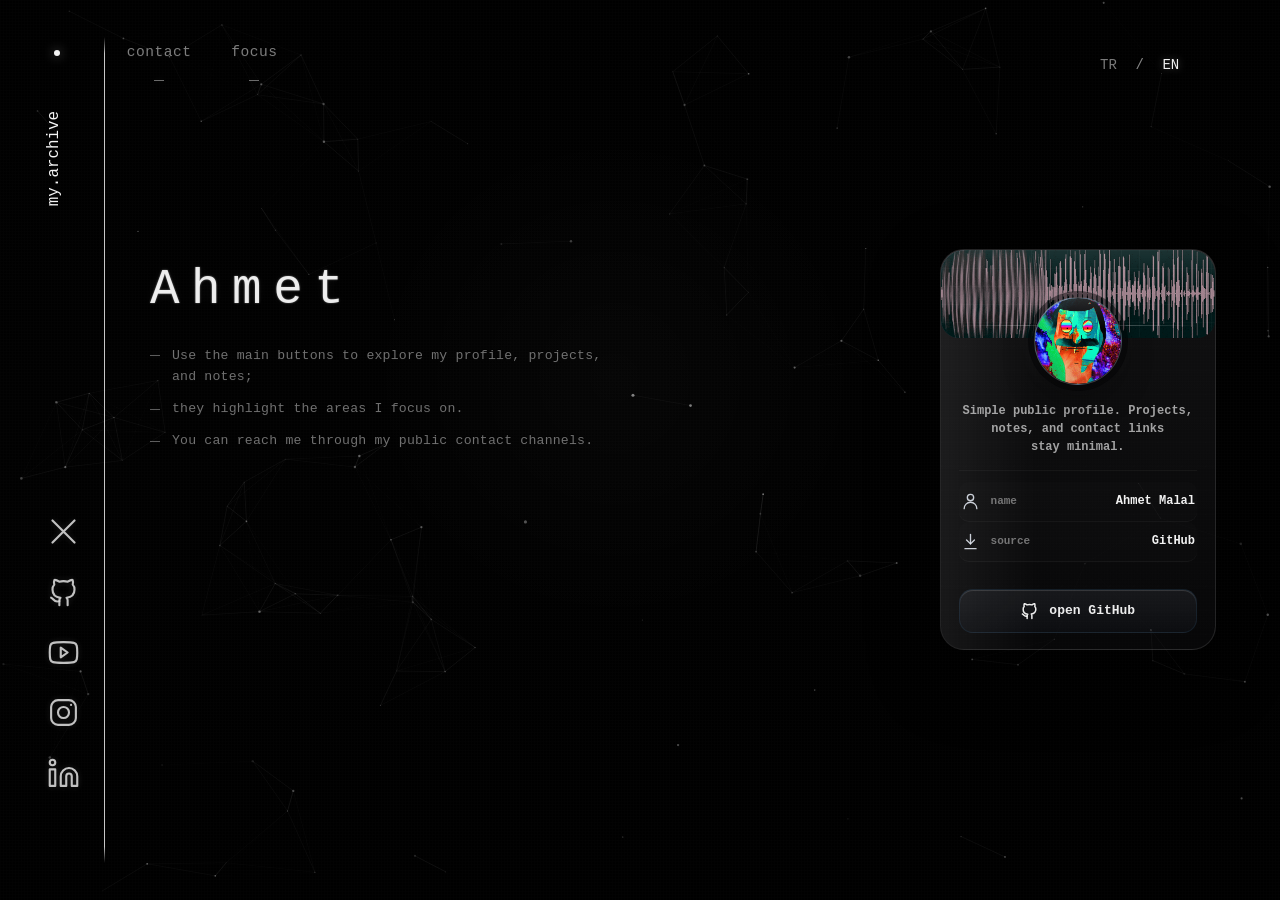
<file: index.html>
<!DOCTYPE html>
<html lang="en">

<head>
  <meta charset="UTF-8" />
  <meta name="viewport" content="width=device-width, initial-scale=1.0, viewport-fit=cover" />
  <meta name="google-site-verification" content="QnJyq0Qu-kxS31eJpjdvMNXQyTrDlsSkBDP-YtrYQpM" />
  <title>Ahmet Malal — Kişisel Portfolyo ve Teknik Notlar</title>
  <meta name="description"
    content="Ahmet Malal kişisel portfolyosu. Projeler, teknik notlar ve iletişim bağlantıları." />
  <meta name="keywords"
    content="Ahmet Malal, portfolio, yazılım geliştirici, projeler, github" />
  <meta name="author" content="Ahmet Malal" />
  <meta name="robots" content="index, follow, max-image-preview:large, max-snippet:-1, max-video-preview:-1" />
  <meta name="theme-color" content="#010101" />
  <meta name="color-scheme" content="dark" />
  <meta name="format-detection" content="telephone=no" />
  <link rel="canonical" href="https://ahmet-malal.github.io/" />
  <meta name="google-site-verification" content="Nz5_c30r-3hMIIgktdzzDx1Wm0X4UbtFN0Nl1EOQRVA" />
  <meta property="og:title" content="Ahmet Malal — Kişisel Portfolyo" />
  <meta property="og:description"
    content="Ahmet Malal kişisel portfolyosu. Projeler, teknik notlar ve iletişim bağlantıları." />
  <meta property="og:type" content="website" />
  <meta property="og:url" content="https://ahmet-malal.github.io/" />
  <meta property="og:image" content="https://ahmet-malal.github.io/assets/banner.gif" />
  <meta property="og:site_name" content="Ahmet" />
  <meta property="og:locale" content="en_US" />

  <meta name="twitter:card" content="summary_large_image" />
  <meta name="twitter:title" content="Ahmet Malal — Kişisel Portfolyo" />
  <meta name="twitter:description"
    content="Ahmet Malal kişisel portfolyosu. Projeler, teknik notlar ve iletişim bağlantıları." />
  <meta name="twitter:image" content="https://ahmet-malal.github.io/assets/banner.gif" />

  <link id="favicon" rel="icon" href="assets/favicon.ico" sizes="any" />
  <link rel="shortcut icon" href="assets/favicon.ico" />
  <link rel="apple-touch-icon" href="assets/favicon.ico" />
  <link rel="manifest" href="site.webmanifest" />
  <link rel="stylesheet" href="style.css" />

  <script type="application/ld+json">
  {
    "@context": "https://schema.org",
    "@type": "Person",
    "name": "Ahmet Malal",
    "alternateName": ["ahmet-malal", "Ahmet"],
    "url": "https://ahmet-malal.github.io/",
    "jobTitle": "Software Developer",
    "description": "Ahmet Malal kişisel portfolyosu, projeleri ve iletişim bağlantıları.",
    "sameAs": [
      "https://github.com/ahmet-malal",
      "https://x.com/ahmet-malal0",
      "https://www.youtube.com/@ahmet-malal",
      "https://instagram.com/ahmets._.27",
      "https://www.linkedin.com/in/ahmet-malal/"
    ]
  }
  </script>
</head>

<body>
  <canvas id="bg-canvas" aria-hidden="true"></canvas>
  <div class="grain" aria-hidden="true"></div>

  <aside class="rail" aria-label="Navigation" data-i18n-aria="socialArea">
    <span class="rail-dot" aria-hidden="true"></span>
    <div class="rail-line" aria-hidden="true"></div>
    <p class="rail-title" data-i18n="archive">my.archive</p>

    <nav class="side-actions" aria-label="Quick links" data-i18n-aria="quickLinks">
      <a class="side-action" href="#contact" aria-label="Contact" data-window-trigger="contact"
        data-i18n-aria="contactAria">
        <span data-i18n="contact">contact</span>
      </a>

      <a class="side-action" href="#focus" aria-label="Focus" data-window-trigger="focus" data-i18n-aria="focusAria">
        <span data-i18n="focus">focus</span>
      </a>
    </nav>

    <nav class="socials" aria-label="Social links" data-i18n-aria="socialLinks">
      <a class="social-link" href="https://x.com/ahmet-malal0" target="_blank" rel="noreferrer" aria-label="X profile"
        data-label="X" data-i18n-aria="xAria" data-i18n-label="xLabel">
        <svg viewBox="0 0 24 24" aria-hidden="true">
          <path d="M4 4l16 16M20 4L4 20" />
        </svg>
      </a>

      <a class="social-link" href="https://github.com/ahmet-malal" target="_blank" rel="noreferrer"
        aria-label="GitHub profile" data-label="GitHub" data-i18n-aria="githubAria" data-i18n-label="githubLabel">
        <svg viewBox="0 0 24 24" aria-hidden="true">
          <path d="M9 19c-4 1.5-4-2-6-2.5" />
          <path
            d="M15 22v-3.5c.1-1-.3-1.5-.8-2 2.8-.3 5.8-1.4 5.8-6A4.7 4.7 0 0 0 18.7 7c.1-.4.6-1.7-.1-3.4 0 0-1.1-.3-3.5 1.3a12.2 12.2 0 0 0-6.2 0C6.5 3.3 5.4 3.6 5.4 3.6 4.7 5.3 5.2 6.6 5.3 7A4.7 4.7 0 0 0 4 10.6c0 4.6 3 5.7 5.8 6-.4.4-.8 1-.8 2V22" />
        </svg>
      </a>

      <a class="social-link" href="https://www.youtube.com/@ahmet-malal" target="_blank" rel="noreferrer"
        aria-label="YouTube channel" data-label="YouTube" data-i18n-aria="youtubeAria" data-i18n-label="youtubeLabel">
        <svg viewBox="0 0 24 24" aria-hidden="true">
          <path
            d="M22 12s0-3.4-.4-5a2.8 2.8 0 0 0-2-2C17.9 4.5 12 4.5 12 4.5S6.1 4.5 4.4 5a2.8 2.8 0 0 0-2 2C2 8.6 2 12 2 12s0 3.4.4 5a2.8 2.8 0 0 0 2 2c1.7.5 7.6.5 7.6.5s5.9 0 7.6-.5a2.8 2.8 0 0 0 2-2c.4-1.6.4-5 .4-5Z" />
          <path d="m10 15.5 5-3.5-5-3.5v7Z" />
        </svg>
      </a>

      <a class="social-link" href="https://instagram.com/ahmets._.27" target="_blank" rel="noreferrer"
        aria-label="Instagram profile" data-label="Instagram" data-i18n-aria="instagramAria"
        data-i18n-label="instagramLabel">
        <svg viewBox="0 0 24 24" aria-hidden="true">
          <rect x="3" y="3" width="18" height="18" rx="5" />
          <circle cx="12" cy="12" r="4" />
          <path d="M17.5 6.5h.01" />
        </svg>
      </a>

      <a class="social-link" href="https://www.linkedin.com/in/ahmet-malal/" target="_blank" rel="noreferrer"
        aria-label="LinkedIn profile" data-label="LinkedIn" data-i18n-aria="linkedinAria"
        data-i18n-label="linkedinLabel">
        <svg viewBox="0 0 24 24" aria-hidden="true">
          <path d="M16 8a6 6 0 0 1 6 6v7h-4v-7a2 2 0 0 0-4 0v7h-4v-7a6 6 0 0 1 6-6Z" />
          <rect x="2" y="9" width="4" height="12" />
          <circle cx="4" cy="4" r="2" />
        </svg>
      </a>
    </nav>
  </aside>

  <header class="corner-link">
    <div class="language-switch" role="group" aria-label="Language" data-i18n-aria="language">
      <button class="language-button" type="button" data-lang="tr" aria-pressed="false">TR</button>
      <span aria-hidden="true">/</span>
      <button class="language-button is-active" type="button" data-lang="en" aria-pressed="true">EN</button>
    </div>
  </header>

  <main class="hero">
    <section class="intro" aria-label="Profile" data-i18n-aria="profile">
      <h1 title="Ahmet Malal" aria-label="Ahmet Malal">Ahmet</h1>

      <ul class="intro-lines">
        <li data-i18n="introLine1">Use the main buttons to explore my profile, projects, and notes;</li>
        <li data-i18n="introLine2">they highlight the areas I focus on.</li>
        <li data-i18n="introLine3">You can reach me through my public contact channels.</li>
      </ul>
    </section>

    <aside class="profile-card" aria-label="Profile card" data-i18n-aria="profileCardAria" data-profile-card>
      <div class="profile-banner" data-profile-banner aria-hidden="true">
        <img data-profile-banner-img alt="" decoding="async">
      </div>

      <div class="profile-card-head">
        <div class="profile-avatar" data-profile-avatar aria-hidden="true">
          <span class="profile-avatar-fallback">A</span>
          <img data-profile-gif alt="" decoding="async">
        </div>
      </div>

      <p class="profile-copy" data-i18n="profileCopy">Simple public profile. Projects, notes, and contact links stay
        minimal.</p>

      <dl class="profile-meta">
        <div class="profile-meta-row">
          <dt>
            <svg viewBox="0 0 24 24" aria-hidden="true">
              <path d="M20 21a8 8 0 0 0-16 0" />
              <circle cx="12" cy="7" r="4" />
            </svg>
            <span data-i18n="alias">isim</span>
          </dt>
          <dd>Ahmet Malal</dd>
        </div>

        <div class="profile-meta-row">
          <dt>
            <svg viewBox="0 0 24 24" aria-hidden="true">
              <path d="M12 3v12" />
              <path d="m7 10 5 5 5-5" />
              <path d="M5 21h14" />
            </svg>
            <span data-i18n="source">source</span>
          </dt>
          <dd>GitHub</dd>
        </div>
      </dl>

      <div class="profile-tags" aria-label="Tags" data-i18n-aria="tagsAria">
      </div>

      <div class="profile-actions">
        <a class="profile-button" href="https://github.com/ahmet-malal?tab=repositories" target="_blank"
          rel="noreferrer">
          <svg viewBox="0 0 24 24" aria-hidden="true">
            <path d="M9 19c-4 1.5-4-2-6-2.5" />
            <path
              d="M15 22v-3.5c.1-1-.3-1.5-.8-2 2.8-.3 5.8-1.4 5.8-6A4.7 4.7 0 0 0 18.7 7c.1-.4.6-1.7-.1-3.4 0 0-1.1-.3-3.5 1.3a12.2 12.2 0 0 0-6.2 0C6.5 3.3 5.4 3.6 5.4 3.6 4.7 5.3 5.2 6.6 5.3 7A4.7 4.7 0 0 0 4 10.6c0 4.6 3 5.7 5.8 6-.4.4-.8 1-.8 2V22" />
          </svg>
          <span data-i18n="openGithub">open GitHub</span>
        </a>
      </div>
    </aside>
  </main>

  <div class="site-window" data-window hidden>
    <button class="window-backdrop" type="button" data-window-close aria-label="Close window"
      data-i18n-aria="windowClose"></button>
    <section class="window-panel" role="dialog" aria-modal="true" aria-labelledby="window-title" tabindex="-1">
      <button class="window-close" type="button" data-window-close aria-label="Close window"
        data-i18n-aria="windowClose">x</button>
      <h2 id="window-title" data-window-title>Ahmet Malal</h2>
      <p class="window-copy" data-window-copy></p>
      <div class="window-list" data-window-list></div>
    </section>
  </div>

  <script src="script.js"></script>
</body>

</html>
</file>
<file: style.css>
:root{
  --bg:#010101;
  --fg:#f4f4f4;
  --rail-x:clamp(79px,8.2vw,134px);
  --profile-card-width:clamp(272px,21.6vw,312px);
  --mx:50%;
  --my:50%;
  --safe-top:env(safe-area-inset-top,0px);
  --safe-bottom:env(safe-area-inset-bottom,0px);
  color-scheme:dark;
}

*{box-sizing:border-box}

html{
  min-height:100%;
  -webkit-text-size-adjust:100%;
  text-size-adjust:100%;
  scroll-behavior:smooth;
}

body{
  min-height:100%;
  margin:0;
  overflow-x:hidden;
  overflow-y:auto;
  background:
    radial-gradient(circle at 48% 42%,rgba(255,255,255,.018),transparent 30%),
    linear-gradient(180deg,#000,#010101 46%,#000);
  color:var(--fg);
  font-family:"Courier New",Courier,monospace;
}

body.window-open{
  overflow:hidden;
}

a{
  color:inherit;
  text-decoration:none;
}

button{
  font:inherit;
}

a,
button{
  -webkit-tap-highlight-color:transparent;
  touch-action:manipulation;
}

#bg-canvas{
  position:fixed;
  inset:0;
  z-index:0;
  width:100%;
  height:100%;
  pointer-events:none;
  opacity:.88;
}
.grain{
  position:fixed;
  inset:0;
  z-index:1;
  pointer-events:none;
  opacity:.28;
  background-image:
    linear-gradient(rgba(255,255,255,.018) 1px,transparent 1px),
    linear-gradient(90deg,rgba(255,255,255,.014) 1px,transparent 1px);
  background-size:3px 3px;
  mix-blend-mode:screen;
}

.rail{
  position:fixed;
  inset:0 auto 0 0;
  z-index:4;
  width:var(--rail-x);
  min-width:74px;
  pointer-events:none;
}

.rail-dot{
  position:absolute;
  top:max(clamp(46px,5.6vh,70px),calc(var(--safe-top) + 36px));
  left:clamp(43px,4.2vw,66px);
  width:6px;
  height:6px;
  border-radius:50%;
  background:var(--fg);
  box-shadow:0 0 12px rgba(255,255,255,.45);
}

.rail-line{
  position:absolute;
  top:max(clamp(34px,4.1vh,53px),calc(var(--safe-top) + 29px));
  right:0;
  bottom:max(clamp(34px,4.1vh,53px),calc(var(--safe-bottom) + 29px));
  width:1px;
  background:linear-gradient(to bottom,transparent,rgba(255,255,255,.78) 2%,rgba(255,255,255,.78) 98%,transparent);
}

.rail-title{
  position:absolute;
  top:12.3vh;
  left:clamp(36px,3.7vw,59px);
  margin:0;
  font-size:clamp(15px,1.24vw,20px);
  line-height:1;
  writing-mode:vertical-rl;
  transform:rotate(180deg);
}

.side-actions{
  position:fixed;
  top:max(clamp(36px,5vh,58px),calc(var(--safe-top) + 22px));
  left:calc(var(--rail-x) + clamp(12px,1.7vw,26px));
  z-index:7;
  display:flex;
  gap:clamp(29px,3.1vw,50px);
  width:max-content;
  max-width:calc(100vw - var(--rail-x) - 132px);
  color:rgba(255,255,255,.72);
  font-size:clamp(14.5px,1.14vw,18px);
  line-height:1;
  white-space:nowrap;
  pointer-events:auto;
}

.side-action{
  position:relative;
  display:inline-flex;
  justify-content:center;
  min-height:36px;
  padding:0 0 15px;
  color:rgba(255,255,255,.48);
  letter-spacing:.035em;
  text-align:center;
  text-shadow:0 1px 0 rgba(255,255,255,.035),0 -1px 0 rgba(0,0,0,.95);
  transition:color .18s ease,text-shadow .18s ease,transform .18s ease;
}

.side-action::before,
.side-action::after{
  position:absolute;
  left:50%;
  bottom:0;
  height:1px;
  content:"";
  transform:translateX(-50%);
  transition:width .24s ease,opacity .22s ease,background .22s ease,box-shadow .22s ease;
}

.side-action::before{
  width:10px;
  background:rgba(255,255,255,.42);
  box-shadow:0 0 7px rgba(255,255,255,.12);
}

.side-action::after{
  width:0;
  opacity:0;
  background:linear-gradient(90deg,transparent,rgba(255,255,255,.85),transparent);
  filter:blur(.2px);
}

.side-action:hover,
.side-action:focus-visible{
  color:rgba(255,255,255,.94);
  outline:none;
  transform:translateY(-1px);
  text-shadow:0 0 8px rgba(255,255,255,.22),0 -1px 0 rgba(0,0,0,.95);
}

.side-action:hover::before,
.side-action:focus-visible::before{
  width:41px;
  background:rgba(255,255,255,.76);
  box-shadow:0 0 11px rgba(255,255,255,.34);
}

.side-action:hover::after,
.side-action:focus-visible::after{
  width:65px;
  opacity:1;
}

.socials{
  position:absolute;
  left:clamp(34px,3.5vw,54px);
  bottom:max(clamp(84px,12vh,150px),calc(var(--safe-bottom) + 54px));
  display:grid;
  gap:clamp(22px,2.5vh,30px);
  pointer-events:auto;
}

.social-link{
  position:relative;
  display:grid;
  width:38px;
  height:38px;
  place-items:center;
  color:rgba(255,255,255,.88);
  opacity:.86;
  transition:color .18s ease,opacity .18s ease,transform .18s ease;
}

.social-link svg{
  width:33px;
  height:33px;
  overflow:visible;
  fill:none;
  stroke:currentColor;
  stroke-width:1.55;
  stroke-linecap:round;
  stroke-linejoin:round;
  filter:drop-shadow(0 0 3px rgba(255,255,255,.18));
}

.social-link::after{
  position:absolute;
  left:calc(100% + 17px);
  top:50%;
  padding:5px 9px;
  background:rgba(0,0,0,.78);
  color:var(--fg);
  content:attr(data-label);
  font-size:13px;
  line-height:1;
  opacity:0;
  pointer-events:none;
  white-space:nowrap;
  transform:translate(-4px,-50%);
  transition:opacity .16s ease,transform .16s ease;
}

.social-link:hover,
.social-link:focus-visible{
  color:#fff;
  opacity:1;
  outline:none;
  transform:translateX(2px);
}

.social-link:hover::after,
.social-link:focus-visible::after{
  opacity:1;
  transform:translate(0,-50%);
}

.corner-link{
  position:fixed;
  top:max(clamp(37px,5.3vh,55px),calc(var(--safe-top) + 22px));
  right:max(clamp(34px,7.2vw,98px),calc(env(safe-area-inset-right,0px) + 22px));
  z-index:8;
  color:rgba(255,255,255,.92);
  font-size:clamp(15px,1.44vw,20px);
  line-height:1;
}

.language-switch{
  display:flex;
  align-items:center;
  gap:10px;
  color:rgba(255,255,255,.52);
  font-size:14px;
  line-height:1;
}

.language-button{
  min-width:34px;
  min-height:34px;
  border:0;
  padding:0;
  background:transparent;
  color:rgba(255,255,255,.48);
  cursor:pointer;
  line-height:1;
  transition:color .16s ease,text-shadow .16s ease;
}

.language-button:hover,
.language-button:focus-visible,
.language-button.is-active{
  color:rgba(255,255,255,.94);
  outline:none;
  text-shadow:0 0 8px rgba(255,255,255,.3);
}

.hero{
  position:relative;
  z-index:3;
  display:grid;
  grid-template-columns:minmax(280px,1fr) var(--profile-card-width);
  align-items:center;
  gap:clamp(30px,5.6vw,90px);
  min-height:100vh;
  min-height:100svh;
  padding:
    max(7vh,calc(var(--safe-top) + 70px))
    clamp(24px,5vw,72px)
    max(8vh,calc(var(--safe-bottom) + 44px))
    calc(var(--rail-x) + clamp(6px,8vw,45px));
}

.intro{
  display:grid;
  justify-items:start;
  align-self:center;
  justify-self:start;
  width:min(520px,100%);
  max-width:520px;
  margin-left:0;
  text-align:left;
  transform:translateY(-10vh);
}

.intro h1{
  margin:0;
  color:rgba(255,255,255,.88);
  font-size:clamp(34px,3.85vw,58px);
  font-weight:400;
  letter-spacing:clamp(.15em,.9vw,.28em);
  line-height:1;
  overflow-wrap:anywhere;
  text-shadow:0 0 2px rgba(255,255,255,.46),0 0 12px rgba(255,255,255,.055);
}

.intro-lines{
  display:grid;
  gap:10px;
  width:100%;
  max-width:500px;
  margin:29px 0 0;
  padding:0;
  list-style:none;
  color:rgba(255,255,255,.43);
  font-size:clamp(12px,1.03vw,15.5px);
  line-height:1.65;
  letter-spacing:.015em;
}

.intro-lines li{
  position:relative;
  padding-left:22px;
  overflow-wrap:break-word;
  text-wrap:pretty;
  text-shadow:0 1px 0 rgba(255,255,255,.025),0 -1px 0 rgba(0,0,0,.9);
}

.intro-lines li::before{
  position:absolute;
  left:0;
  top:.82em;
  width:10px;
  height:1px;
  background:rgba(255,255,255,.36);
  content:"";
  box-shadow:0 0 6px rgba(255,255,255,.12);
}

.profile-card{
  position:relative;
  justify-self:end;
  align-self:center;
  width:var(--profile-card-width);
  padding:19px 18px 16px;
  overflow:hidden;
  border:1px solid rgba(255,255,255,.11);
  border-radius:18px;
  background:
    linear-gradient(180deg,rgba(255,255,255,.045),rgba(255,255,255,.01)),
    rgba(2,3,4,.38);
  box-shadow:
    inset 0 1px 0 rgba(255,255,255,.08),
    0 22px 64px rgba(0,0,0,.32);
  color:rgba(255,255,255,.9);
  isolation:isolate;
}

.profile-card::before{
  position:absolute;
  inset:-1px;
  z-index:-1;
  background:
    linear-gradient(90deg,rgba(255,255,255,.16),transparent 38%),
    radial-gradient(circle at 50% 23%,rgba(255,255,255,.16),transparent 18%);
  content:"";
  opacity:.42;
}

.profile-card::after{
  position:absolute;
  inset:0;
  z-index:-1;
  background:
    linear-gradient(rgba(255,255,255,.022) 1px,transparent 1px),
    linear-gradient(90deg,rgba(255,255,255,.012) 1px,transparent 1px);
  background-size:100% 24px,24px 100%;
  content:"";
  opacity:.48;
}

.profile-card-head,
.profile-meta-row,
.profile-meta-row dt,
.profile-tags,
.profile-button{
  display:flex;
  align-items:center;
}

.profile-card-head{
  justify-content:center;
  gap:0;
  margin-top:2px;
}

.profile-avatar{
  display:grid;
  width:82px;
  height:82px;
  flex:0 0 auto;
  place-items:center;
  overflow:hidden;
  border:1px solid rgba(255,255,255,.16);
  border-radius:50%;
  background:
    radial-gradient(circle at 35% 20%,rgba(255,255,255,.34),transparent 24%),
    linear-gradient(145deg,rgba(70,75,82,.72),rgba(5,6,7,.74) 58%,rgba(1,1,1,.82));
  color:#fff;
  font-size:24px;
  font-weight:700;
  letter-spacing:-.02em;
  text-shadow:0 1px 0 rgba(0,0,0,.5),0 0 16px rgba(255,255,255,.24);
}

.profile-copy{
  margin:18px 0 14px;
  color:rgba(255,255,255,.62);
  text-align:center;
  font-size:12px;
  font-weight:700;
  line-height:1.5;
  text-wrap:pretty;
}

.profile-meta{
  margin:0;
  padding:10px 0 0;
  border-top:1px solid rgba(255,255,255,.045);
}

.profile-meta-row{
  justify-content:space-between;
  gap:14px;
  min-height:40px;
  border-bottom:1px solid rgba(255,255,255,.04);
  background:rgba(255,255,255,.012);
}

.profile-meta-row dt{
  gap:11px;
  min-width:0;
  margin:0;
  color:rgba(255,255,255,.42);
  font-size:11px;
  font-weight:700;
}

.profile-meta-row dd{
  margin:0;
  color:rgba(255,255,255,.95);
  font-size:12px;
  font-weight:700;
  text-align:right;
  overflow-wrap:anywhere;
}

.profile-meta svg,
.profile-button svg{
  width:19px;
  height:19px;
  flex:0 0 auto;
  fill:none;
  stroke:currentColor;
  stroke-linecap:round;
  stroke-linejoin:round;
}

.profile-meta svg{
  color:rgba(232,238,247,.86);
  stroke-width:1.7;
}

.profile-button svg{
  stroke-width:1.9;
}

.profile-tags{
  gap:8px;
  flex-wrap:wrap;
  margin-top:14px;
}

.profile-tags span{
  display:inline-flex;
  min-width:41px;
  min-height:30px;
  align-items:center;
  justify-content:center;
  border:1px solid rgba(255,255,255,.1);
  border-radius:999px;
  background:rgba(255,255,255,.026);
  color:rgba(255,255,255,.78);
  font-size:11px;
  font-weight:700;
}

.profile-actions{
  display:grid;
  gap:9px;
  margin-top:13px;
}

.profile-button{
  justify-content:center;
  gap:10px;
  min-height:44px;
  border:1px solid rgba(255,255,255,.12);
  border-radius:14px;
  background:linear-gradient(180deg,rgba(255,255,255,.045),rgba(255,255,255,.012));
  color:rgba(255,255,255,.92);
  font-size:13px;
  font-weight:700;
  line-height:1;
  box-shadow:inset 0 1px 0 rgba(255,255,255,.13);
  transition:border-color .18s ease,background .18s ease,box-shadow .18s ease,transform .18s ease;
}

.profile-button:hover,
.profile-button:focus-visible{
  border-color:rgba(255,255,255,.5);
  background:linear-gradient(180deg,rgba(255,255,255,.12),rgba(255,255,255,.035));
  box-shadow:0 0 22px rgba(255,255,255,.08),inset 0 1px 0 rgba(255,255,255,.22);
  outline:none;
  transform:translateY(-1px);
}

.site-window[hidden]{
  display:none;
}

.site-window{
  position:fixed;
  inset:0;
  z-index:30;
  display:grid;
  place-items:center;
  padding:clamp(18px,4vw,48px);
  opacity:0;
  pointer-events:none;
  transition:opacity .22s ease;
}

.site-window.is-open{
  opacity:1;
  pointer-events:auto;
}

.window-backdrop{
  position:absolute;
  inset:0;
  border:0;
  background:rgba(0,0,0,.45);
  backdrop-filter:blur(8px);
  -webkit-backdrop-filter:blur(8px);
  cursor:pointer;
}

.window-panel{
  position:relative;
  width:min(640px,calc(100vw - 36px));
  max-height:min(760px,calc(100svh - 36px));
  overflow:auto;
  border:1px solid rgba(255,255,255,.08);
  border-radius:20px;
  padding:0;
  background:rgba(10,10,15,.6);
  box-shadow:
    0 20px 60px rgba(0,0,0,.5),
    inset 0 1px 0 rgba(255,255,255,.08);
  backdrop-filter:blur(20px);
  -webkit-backdrop-filter:blur(20px);
  color:rgba(255,255,255,.92);
  font-family:"SF Pro Display","SF Pro Text","Inter","Segoe UI",system-ui,-apple-system,BlinkMacSystemFont,"Helvetica Neue",Arial,sans-serif;
  isolation:isolate;
  opacity:0;
  transform:translateY(18px) scale(.985);
  transition:opacity .24s ease,transform .28s cubic-bezier(.2,.8,.2,1);
  scrollbar-width:thin;
  scrollbar-color:rgba(255,255,255,.15) transparent;
}

.site-window.is-open .window-panel{
  opacity:1;
  transform:translateY(0) scale(1);
}

.window-panel::before{
  position:absolute;
  inset:0;
  z-index:-1;
  border-radius:inherit;
  background:transparent;
  content:"";
  opacity:0;
}

.window-panel::after{
  position:absolute;
  inset:0;
  z-index:-1;
  border:none;
  border-radius:inherit;
  content:"";
  pointer-events:none;
}

/* normalde sadece nokta, hover/focus olunca büyüyüp çarpı olur */
.window-close{
  position:absolute;
  top:22px;
  right:22px;
  display:grid;
  width:28px;
  height:28px;
  min-width:28px;
  min-height:28px;
  place-items:center;
  border:0;
  border-radius:50%;
  padding:0;
  background:transparent;
  color:transparent;
  cursor:pointer;
  font-size:0;
  line-height:1;
  transition:transform .18s ease;
}

.window-close::before{
  position:absolute;
  width:7px;
  height:7px;
  border-radius:50%;
  background:rgba(255,255,255,.66);
  box-shadow:
    0 0 12px rgba(255,255,255,.18),
    inset 0 1px 0 rgba(255,255,255,.28);
  content:"";
  transition:
    width .2s ease,
    height .2s ease,
    border-radius .2s ease,
    background .2s ease,
    box-shadow .2s ease;
}

.window-close::after{
  position:absolute;
  color:rgba(255,255,255,.96);
  content:"×";
  font-family:Arial,Helvetica,sans-serif;
  font-size:0;
  font-weight:400;
  line-height:1;
  opacity:0;
  transform:scale(.55);
  transition:opacity .16s ease,transform .18s ease,font-size .18s ease;
}

.window-close:hover,
.window-close:focus-visible{
  outline:none;
  transform:translateY(-1px);
}

.window-close:hover::before,
.window-close:focus-visible::before{
  width:28px;
  height:28px;
  border-radius:50%;
  background:rgba(255,255,255,.105);
  box-shadow:
    0 0 0 1px rgba(255,255,255,.16),
    0 8px 24px rgba(0,0,0,.2),
    inset 0 1px 0 rgba(255,255,255,.18);
  backdrop-filter:blur(10px);
  -webkit-backdrop-filter:blur(10px);
}

.window-close:hover::after,
.window-close:focus-visible::after{
  font-size:20px;
  opacity:1;
  transform:scale(1);
}

.window-kicker{
  display:inline-flex;
  min-height:22px;
  align-items:center;
  margin:30px 70px 10px 30px;
  border-bottom:1px solid rgba(255,255,255,.16);
  color:rgba(255,255,255,.58);
  font-size:11.5px;
  font-weight:600;
  line-height:1;
  letter-spacing:.04em;
}

.window-panel h2{
  margin:0;
  padding:28px 24px 16px;
  border-bottom:1px solid rgba(255,255,255,.05);
  color:rgba(255,255,255,.94);
  font-size:clamp(24px,3vw,32px);
  font-weight:600;
  line-height:1.1;
  letter-spacing:.02em;
  text-shadow:none;
}

.window-copy{
  max-width:none;
  margin:0;
  padding:14px 24px 0;
  color:rgba(255,255,255,.66);
  font-size:13px;
  font-weight:500;
  line-height:1.6;
}

.window-list{
  display:grid;
  gap:12px;
  margin-top:0;
  padding:18px 24px 24px;
}

.window-item{
  display:flex;
  align-items:center;
  justify-content:space-between;
  gap:16px;
  min-height:52px;
  border:1px solid rgba(255,255,255,.04);
  border-radius:14px;
  padding:0 14px;
  background:rgba(255,255,255,.01);
  color:rgba(255,255,255,.65);
  font-size:13px;
  font-weight:500;
  box-shadow:none;
}

.window-item strong{
  color:rgba(255,255,255,.95);
  font-size:13.5px;
  font-weight:600;
  text-align:right;
}

.window-item a{
  color:rgba(255,255,255,.94);
  text-decoration:underline;
  text-decoration-color:rgba(255,255,255,.24);
  text-underline-offset:4px;
}

.window-section{
  display:grid;
  gap:14px;
  padding:18px;
  border:1px solid rgba(255,255,255,.065);
  border-radius:18px;
  background:
    linear-gradient(180deg,rgba(255,255,255,.035),rgba(255,255,255,.014)),
    rgba(255,255,255,.012);
  box-shadow:
    inset 0 1px 0 rgba(255,255,255,.05),
    0 12px 32px rgba(0,0,0,.10);
}

.window-section + .window-section{
  margin-top:0;
}

.window-section h3{
  display:flex;
  align-items:center;
  gap:12px;
  margin:0;
  color:rgba(255,255,255,.86);
  font-size:12px;
  font-weight:600;
  line-height:1;
  letter-spacing:.08em;
  text-transform:uppercase;
}

.window-section h3::after{
  width:42px;
  height:1px;
  background:rgba(255,255,255,.18);
  content:"";
}

.window-section ul{
  display:grid;
  gap:9px;
  margin:0;
  padding:0;
  list-style:none;
}

.window-section li{
  position:relative;
  padding-left:18px;
  color:rgba(255,255,255,.74);
  font-size:13px;
  font-weight:500;
  line-height:1.7;
}

.window-section li::before{
  position:absolute;
  top:.82em;
  left:0;
  width:8px;
  height:1px;
  background:rgba(255,255,255,.38);
  content:"";
}

.badge-grid{
  display:flex;
  flex-wrap:wrap;
  gap:9px;
  align-items:center;
}

.badge-grid img{
  display:block;
  max-width:100%;
  height:27px;
  border-radius:5px;
  opacity:.9;
  filter:saturate(.92) brightness(.98);
  transition:opacity .18s ease,filter .18s ease,transform .18s ease;
}

.badge-grid img:hover{
  opacity:1;
  filter:saturate(1) brightness(1.05);
  transform:translateY(-1px);
}

@media(max-width:1100px){
  .hero{
    grid-template-columns:1fr;
    align-content:center;
    gap:34px;
  }

  .intro{
    transform:translateY(-4vh);
  }

  .profile-card{
    justify-self:start;
    width:min(var(--profile-card-width),100%);
  }
}

@media(max-width:720px){
  :root{--rail-x:clamp(54px,14vw,64px)}

  .rail{min-width:0}

  .rail-dot{
    left:calc(var(--rail-x) / 2 - 2.5px);
    top:max(34px,calc(var(--safe-top) + 26px));
  }

  .rail-title{
    top:13vh;
    left:calc(var(--rail-x) / 2 - 6px);
    font-size:12px;
  }

  .side-actions{
    top:max(24px,calc(var(--safe-top) + 16px));
    left:calc(var(--rail-x) + 9px);
    gap:20px;
    max-width:calc(100vw - var(--rail-x) - 92px);
    font-size:11px;
  }

  .side-action{
    min-height:28px;
    padding-bottom:11px;
  }

  .side-action:hover::before,
  .side-action:focus-visible::before{width:28px}

  .side-action:hover::after,
  .side-action:focus-visible::after{width:44px}

  .socials{
    left:calc(var(--rail-x) / 2 - 14px);
    bottom:max(58px,calc(var(--safe-bottom) + 42px));
    gap:14px;
  }

  .social-link{
    width:30px;
    height:30px;
  }

  .social-link svg{
    width:23px;
    height:23px;
  }

  .corner-link{
    top:max(25px,calc(var(--safe-top) + 15px));
    right:max(20px,calc(env(safe-area-inset-right,0px) + 16px));
    font-size:12px;
  }

  .language-button{
    min-width:26px;
    min-height:26px;
  }

  .hero{
    min-height:100svh;
    grid-template-columns:1fr;
    gap:28px;
    padding:
      max(86px,calc(var(--safe-top) + 82px))
      20px
      max(48px,calc(var(--safe-bottom) + 40px))
      calc(var(--rail-x) + 10px);
  }

  .intro{
    width:min(330px,100%);
    max-width:330px;
    transform:none;
  }

  .intro h1{
    font-size:clamp(25px,8vw,38px);
    letter-spacing:.18em;
  }

  .intro-lines{
    max-width:300px;
    margin-top:20px;
    gap:8px;
    font-size:10px;
    line-height:1.62;
  }

  .profile-card{
    width:min(292px,100%);
    padding:19px 16px 15px;
    border-radius:18px;
  }

  .profile-card-head{
    gap:13px;
    margin-top:2px;
  }

  .profile-avatar{
    width:64px;
    height:64px;
    border-radius:50%;
    font-size:21px;
  }

  .profile-card h2{
    font-size:20px;
  }

  .profile-copy{
    margin:16px 0 13px;
    font-size:12px;
    line-height:1.52;
  }

  .profile-meta{
    padding-top:9px;
  }

  .profile-meta-row{
    min-height:40px;
  }

  .profile-meta-row dt,
  .profile-meta-row dd{
    font-size:12px;
  }

  .profile-tags{
    margin-top:13px;
  }

  .profile-tags span{
    min-width:41px;
    min-height:30px;
    font-size:11px;
  }

  .profile-button{
    min-height:43px;
    border-radius:14px;
    font-size:13px;
  }

  .site-window{
    padding:14px;
  }

  .window-panel{
    width:min(440px,calc(100vw - 20px));
    max-height:calc(100svh - 20px);
    border-radius:22px;
  }

  .window-close{
    top:14px;
    right:14px;
  }

  .window-kicker{
    margin:25px 54px 10px 22px;
  }

  .window-panel h2{
    padding:28px 54px 16px 22px;
    font-size:24px;
  }

  .window-copy{
    padding:14px 22px 0;
    font-size:13px;
  }

  .window-list{
    padding:20px 22px 26px;
  }

  .window-item{
    border-radius:15px;
    padding:0 14px;
  }

  .window-section{
    padding:15px;
    border-radius:16px;
  }

  .badge-grid img{
    height:24px;
  }
}

@media(max-width:480px){
  .side-actions{
    left:calc(var(--rail-x) + 8px);
    gap:17px;
    max-width:calc(100vw - var(--rail-x) - 88px);
  }

  .corner-link{right:16px}

  .hero{
    padding-left:calc(var(--rail-x) + 9px);
    padding-right:16px;
  }

  .intro{
    width:min(292px,100%);
    transform:none;
  }

  .intro-lines{max-width:276px}

  .profile-card{
    width:min(292px,100%);
    padding-right:15px;
    padding-left:15px;
  }
}

@media(max-width:380px){
  :root{--rail-x:52px}

  .side-actions{
    gap:14px;
    font-size:10.5px;
  }

  .corner-link{right:12px}

  .language-switch{
    gap:5px;
    font-size:11px;
  }

  .language-button{min-width:23px}

  .hero{
    padding-left:61px;
    padding-right:12px;
  }

  .intro{width:min(260px,100%)}

  .intro h1{
    font-size:clamp(24px,8.7vw,34px);
    letter-spacing:.145em;
  }

  .intro-lines{
    max-width:250px;
    font-size:9.8px;
    line-height:1.58;
  }

  .profile-card{
    width:min(260px,100%);
    border-radius:24px;
  }

  .profile-card-head{
    align-items:center;
    justify-content:center;
    gap:12px;
  }

  .profile-avatar{
    width:64px;
    height:64px;
    border-radius:50%;
    font-size:23px;
  }

  .profile-card h2{font-size:21px}

  .profile-meta-row{
    align-items:flex-start;
    flex-direction:column;
    gap:5px;
    padding:11px 0;
  }

  .profile-meta-row dd{
    text-align:left;
  }
}

@media(max-height:620px){
  .socials{
    bottom:max(34px,calc(var(--safe-bottom) + 28px));
    gap:11px;
  }

  .intro{transform:translateY(-8vh)}
}

@media(max-height:520px) and (orientation:landscape){
  .rail-title{top:16vh}

  .socials{
    bottom:max(18px,calc(var(--safe-bottom) + 16px));
    gap:7px;
  }

  .social-link{
    width:25px;
    height:25px;
  }

  .social-link svg{
    width:20px;
    height:20px;
  }

  .hero{
    padding-top:max(68px,calc(var(--safe-top) + 58px));
    padding-bottom:max(24px,calc(var(--safe-bottom) + 18px));
  }

  .intro{transform:translateY(-3vh)}

  .intro-lines{
    margin-top:14px;
    gap:5px;
    line-height:1.45;
  }
}

@media(hover:none){
  .social-link::after{display:none}

  .side-action:active{
    color:rgba(255,255,255,.94);
    transform:translateY(-1px);
  }

  .side-action:active::before{
    width:28px;
    background:rgba(255,255,255,.76);
  }
}

@media(prefers-reduced-motion:reduce){
  *,
  *::before,
  *::after{
    transition:none!important;
    scroll-behavior:auto!important;
  }

#bg-canvas{
  position:fixed;
  inset:0;
  z-index:0;
  width:100%;
  height:100%;
  pointer-events:none;
  opacity:.78;
}
}

/* ===== profile card gif + banner ===== */
.profile-card{
  --profile-accent:#6f7cff;
  --profile-accent-rgb:111,124,255;
  padding:0 18px 16px;
  border-radius:24px;
  background:
    linear-gradient(180deg,rgba(255,255,255,.06),rgba(255,255,255,.018)),
    rgba(6,7,10,.38);
  box-shadow:
    inset 0 1px 0 rgba(255,255,255,.12),
    0 24px 70px rgba(0,0,0,.34);
}

.profile-banner{
  position:relative;
  height:88px;
  margin:0 -18px;
  overflow:hidden;
  border-radius:24px 24px 18px 18px;
  background:
    radial-gradient(circle at 22% 16%,rgba(255,255,255,.22),transparent 28%),
    radial-gradient(circle at 76% 24%,rgba(var(--profile-accent-rgb),.46),transparent 34%),
    linear-gradient(135deg,rgba(var(--profile-accent-rgb),.52),rgba(255,255,255,.045) 46%,rgba(0,0,0,.18));
  box-shadow:
    inset 0 1px 0 rgba(255,255,255,.18),
    inset 0 -1px 0 rgba(255,255,255,.08);
}

.profile-banner::before{
  position:absolute;
  inset:0;
  z-index:2;
  background:
    linear-gradient(180deg,rgba(255,255,255,.16),transparent 42%,rgba(0,0,0,.14)),
    linear-gradient(90deg,rgba(255,255,255,.045) 1px,transparent 1px),
    linear-gradient(rgba(255,255,255,.035) 1px,transparent 1px);
  background-size:auto,18px 18px,18px 18px;
  content:"";
  pointer-events:none;
  mix-blend-mode:screen;
  opacity:.68;
}

.profile-banner::after{
  position:absolute;
  inset:auto 18px 12px;
  z-index:3;
  height:1px;
  background:linear-gradient(90deg,transparent,rgba(255,255,255,.42),transparent);
  content:"";
  pointer-events:none;
}

.profile-banner img{
  display:none;
  width:100%;
  height:100%;
  object-fit:cover;
  filter:saturate(.96) contrast(1.02) brightness(.92);
}

.profile-banner.has-media img{
  display:block;
}

.profile-card-head{
  position:relative;
  z-index:4;
  justify-content:center;
  gap:0;
  margin:-41px 0 0;
}

.profile-avatar{
  position:relative;
  display:grid;
  width:88px;
  height:88px;
  flex:0 0 auto;
  place-items:center;
  overflow:hidden;
  border:1px solid rgba(255,255,255,.22);
  border-radius:50%;
  background:
    radial-gradient(circle at 32% 20%,rgba(255,255,255,.32),transparent 28%),
    linear-gradient(145deg,rgba(var(--profile-accent-rgb),.78),rgba(4,5,8,.86) 64%);
  color:#fff;
  font-size:22px;
  font-weight:800;
  letter-spacing:.02em;
  text-shadow:0 1px 0 rgba(0,0,0,.42),0 0 18px rgba(255,255,255,.18);
  box-shadow:
    0 14px 32px rgba(0,0,0,.32),
    0 0 0 6px rgba(3,4,6,.46),
    inset 0 1px 0 rgba(255,255,255,.22);
}

.profile-avatar::after{
  position:absolute;
  inset:0;
  border-radius:inherit;
  background:
    linear-gradient(180deg,rgba(255,255,255,.16),transparent 38%),
    radial-gradient(circle at 50% 110%,rgba(var(--profile-accent-rgb),.20),transparent 50%);
  content:"";
  pointer-events:none;
}

.profile-avatar img{
  position:absolute;
  inset:0;
  display:none;
  width:100%;
  height:100%;
  object-fit:cover;
  border-radius:inherit;
}

.profile-avatar.has-media img{
  display:block;
}

.profile-avatar.has-media .profile-avatar-fallback{
  display:none;
}

.profile-avatar-fallback{
  position:relative;
  z-index:1;
  text-transform:uppercase;
}

.profile-copy{
  margin:17px 0 14px;
}

.profile-meta{
  padding-top:11px;
}

.profile-meta-row{
  padding:0 2px;
  border-radius:10px;
  transition:background .18s ease,border-color .18s ease;
}

.profile-meta-row:hover{
  background:rgba(var(--profile-accent-rgb),.035);
}

.profile-tags span{
  border-color:rgba(var(--profile-accent-rgb),.18);
  background:rgba(var(--profile-accent-rgb),.055);
}

.profile-button{
  border-color:rgba(var(--profile-accent-rgb),.18);
  background:
    linear-gradient(180deg,rgba(255,255,255,.055),rgba(255,255,255,.015)),
    rgba(var(--profile-accent-rgb),.035);
}

.profile-button:hover,
.profile-button:focus-visible{
  border-color:rgba(var(--profile-accent-rgb),.48);
  box-shadow:
    0 0 24px rgba(var(--profile-accent-rgb),.12),
    inset 0 1px 0 rgba(255,255,255,.22);
}

@media(max-width:720px){
  .profile-card{
    padding:0 16px 15px;
    border-radius:22px;
  }

  .profile-banner{
    height:82px;
    margin:0 -16px;
    border-radius:22px 22px 17px 17px;
  }

  .profile-card-head{
    margin-top:-38px;
  }

  .profile-avatar{
    width:78px;
    height:78px;
    font-size:20px;
  }
}

@media(max-width:380px){
  .profile-card{
    border-radius:22px;
  }

  .profile-banner{
    height:76px;
    border-radius:22px 22px 16px 16px;
  }

  .profile-card-head{
    margin-top:-36px;
  }

  .profile-avatar{
    width:72px;
    height:72px;
    font-size:19px;
  }
}


/* ===== SEO/accessibility helpers + mobile polish ===== */
img,
svg{
  max-width:100%;
}

:focus-visible{
  outline:1px solid rgba(255,255,255,.72);
  outline-offset:4px;
}

.profile-banner img,
.profile-avatar img{
  image-rendering:auto;
}

@media(max-width:720px){
  body{
    overflow-x:hidden;
  }

  .hero{
    align-content:start;
    justify-items:stretch;
  }

  .intro,
  .profile-card{
    justify-self:stretch;
  }

  .profile-card{
    max-width:340px;
  }

  .side-actions,
  .language-switch,
  .social-link,
  .profile-button{
    touch-action:manipulation;
  }
}

@media(max-width:520px){
  .rail-title{
    opacity:.62;
  }

  .social-link::after{
    display:none;
  }

  .window-item{
    align-items:flex-start;
    flex-direction:column;
    justify-content:center;
    gap:6px;
    padding:12px 14px;
  }

  .window-item strong{
    text-align:left;
  }
}

@media(max-width:340px){
  :root{
    --rail-x:46px;
  }

  .rail-line{
    opacity:.55;
  }

  .rail-title{
    display:none;
  }

  .side-actions{
    left:54px;
    gap:11px;
    font-size:10px;
  }

  .corner-link{
    right:10px;
  }

  .hero{
    padding-left:54px;
    padding-right:10px;
  }
}
</file>
